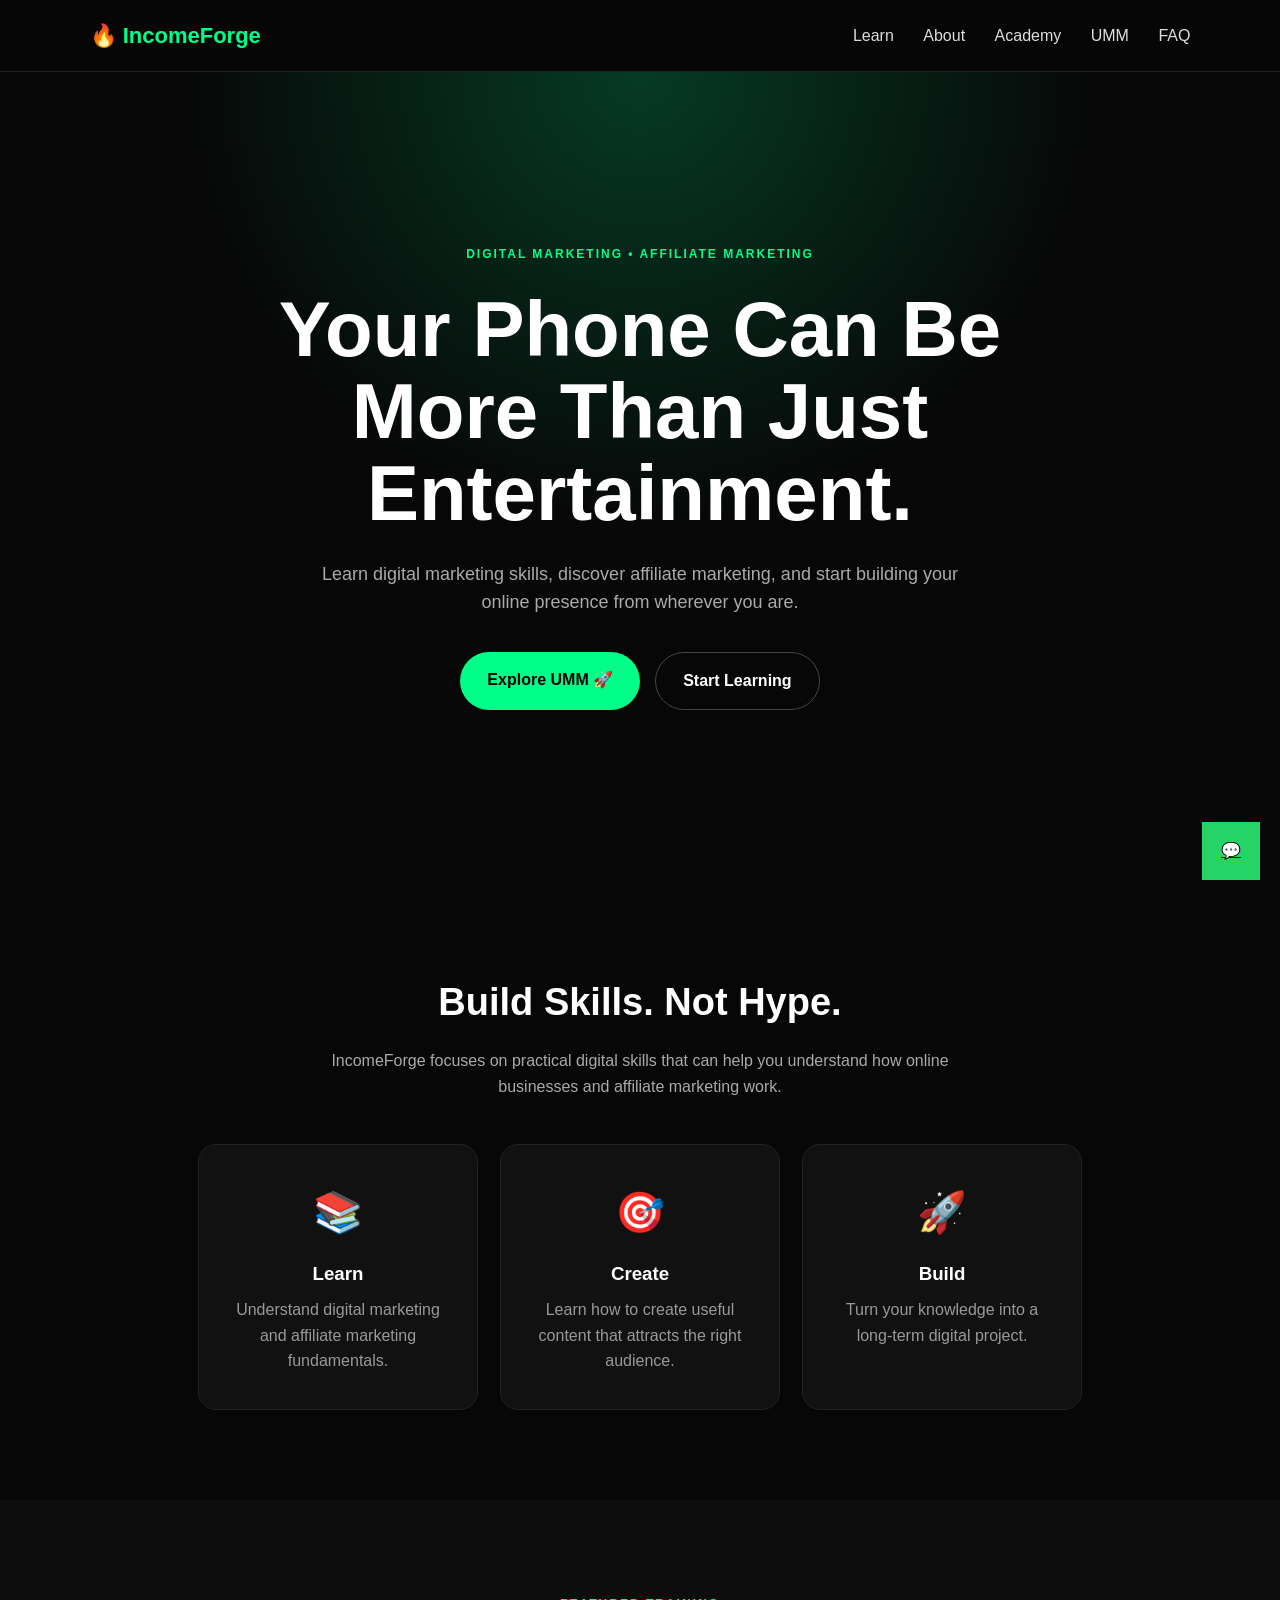
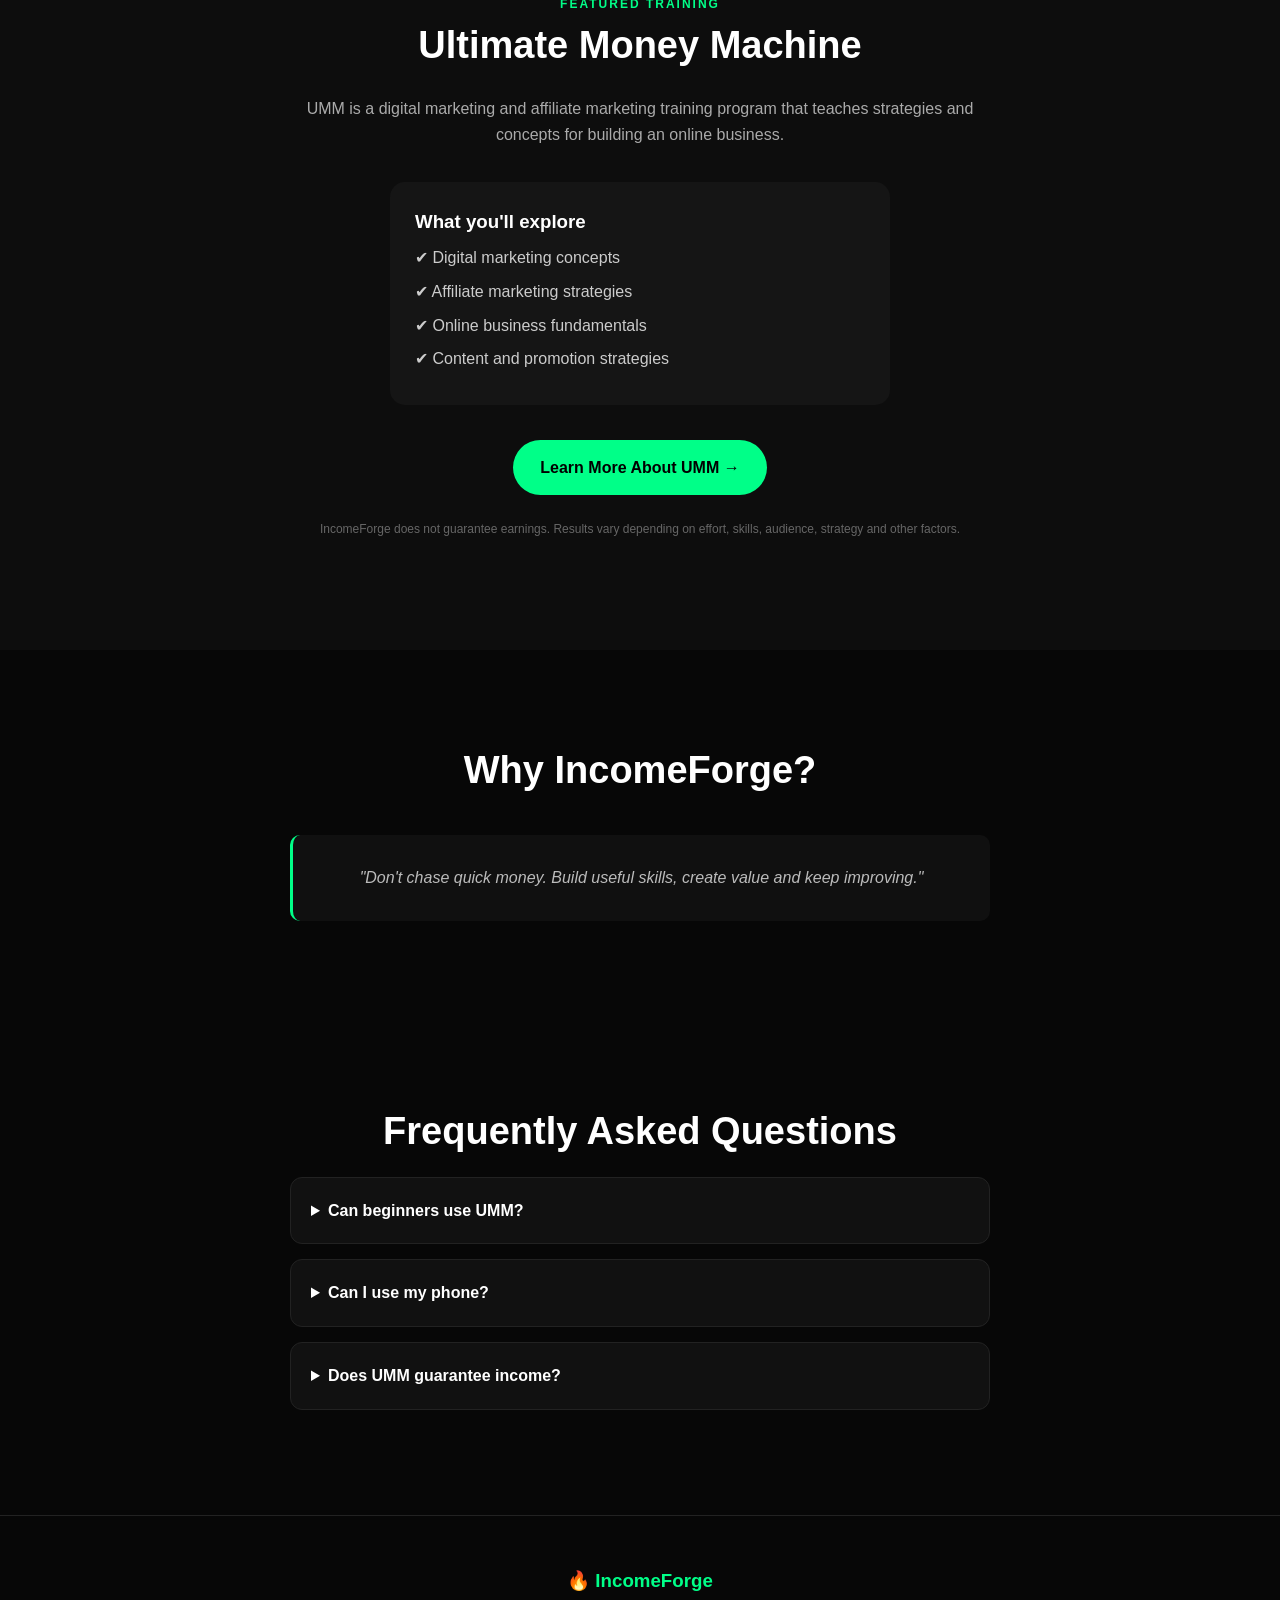
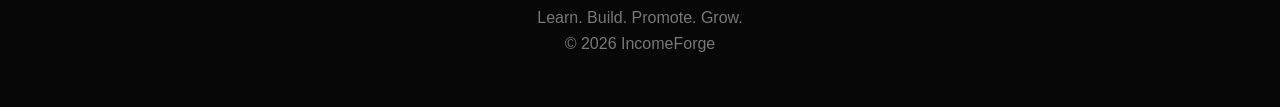
<file: index.html>
<!DOCTYPE html>
<html lang="en">
<head>
  <meta charset="UTF-8">
  <meta name="viewport" content="width=device-width, initial-scale=1.0">

  <title>IncomeForge | Learn Digital & Affiliate Marketing</title>

  <meta name="description"
    content="IncomeForge helps beginners learn digital marketing, affiliate marketing and online business skills.">

  <link rel="stylesheet" href="style.css">
</head>

<body>

<header>
  <div class="logo">🔥 IncomeForge</div>

<nav>
  <a href="#learn">Learn</a>
<a href="about.html">About</a>
  <a href="tutorials.html">Academy</a>
  <a href="#offer">UMM</a>
  <a href="#faq">FAQ</a>
</nav>
</header>

<main>

<section class="hero">

  <span class="badge">DIGITAL MARKETING • AFFILIATE MARKETING</span>

  <h1>
    Your Phone Can Be More Than Just Entertainment.
  </h1>

  <p>
    Learn digital marketing skills, discover affiliate marketing,
    and start building your online presence from wherever you are.
  </p>

  <div class="buttons">

    <a class="btn primary"
       href="https://digitstem.com/t/MWNUTkhpS3UwZTFNSjdWaDV2ZEgwdz09-NDc5NDE5"
       target="_blank">
       Explore UMM 🚀
    </a>

    <a class="btn secondary" href="#learn">
       Start Learning
    </a>

  </div>

</section>


<section id="learn">

  <h2>Build Skills. Not Hype.</h2>

  <p class="section-text">
    IncomeForge focuses on practical digital skills that can help
    you understand how online businesses and affiliate marketing work.
  </p>

  <div class="cards">

    <div class="card">
      <span>📚</span>
      <h3>Learn</h3>
      <p>
        Understand digital marketing and affiliate marketing
        fundamentals.
      </p>
    </div>

    <div class="card">
      <span>🎯</span>
      <h3>Create</h3>
      <p>
        Learn how to create useful content that attracts the
        right audience.
      </p>
    </div>

    <div class="card">
      <span>🚀</span>
      <h3>Build</h3>
      <p>
        Turn your knowledge into a long-term digital project.
      </p>
    </div>

  </div>

</section>


<section id="offer" class="offer">

  <span class="badge">FEATURED TRAINING</span>

  <h2>Ultimate Money Machine</h2>

  <p>
    UMM is a digital marketing and affiliate marketing training
    program that teaches strategies and concepts for building
    an online business.
  </p>

  <div class="offer-box">

    <h3>What you'll explore</h3>

    <p>✔ Digital marketing concepts</p>
    <p>✔ Affiliate marketing strategies</p>
    <p>✔ Online business fundamentals</p>
    <p>✔ Content and promotion strategies</p>

  </div>

  <a class="btn primary"
     href="https://digitstem.com/t/MWNUTkhpS3UwZTFNSjdWaDV2ZEgwdz09-NDc5NDE5"
     target="_blank">
     Learn More About UMM →
  </a>

  <p class="disclaimer">
    IncomeForge does not guarantee earnings. Results vary depending
    on effort, skills, audience, strategy and other factors.
  </p>

</section>


<section>

  <h2>Why IncomeForge?</h2>

  <div class="quote">
    <p>
      "Don't chase quick money. Build useful skills,
      create value and keep improving."
    </p>
  </div>

</section>


<section id="faq">

  <h2>Frequently Asked Questions</h2>

  <details>
    <summary>Can beginners use UMM?</summary>
    <p>
      The training is intended to introduce people to digital
      marketing and affiliate marketing concepts.
    </p>
  </details>

  <details>
    <summary>Can I use my phone?</summary>
    <p>
      Many digital marketing activities can be performed using
      a smartphone and an internet connection.
    </p>
  </details>

  <details>
    <summary>Does UMM guarantee income?</summary>
    <p>
      No. There is no guaranteed income. Results depend on
      individual circumstances and execution.
    </p>
  </details>

</section>

</main>


<footer>

  <h3>🔥 IncomeForge</h3>

  <p>
    Learn. Build. Promote. Grow.
  </p>

  <p>
    © 2026 IncomeForge
  </p>

</footer>


<a
  class="whatsapp"
  href="https://wa.me/233591258421?text=Hi%20IncomeForge%2C%20I%27d%20like%20to%20learn%20more%20about%20UMM."
  target="_blank">
  💬
</a>

<script src="script.js"></script>

</body>
</html>
</file>
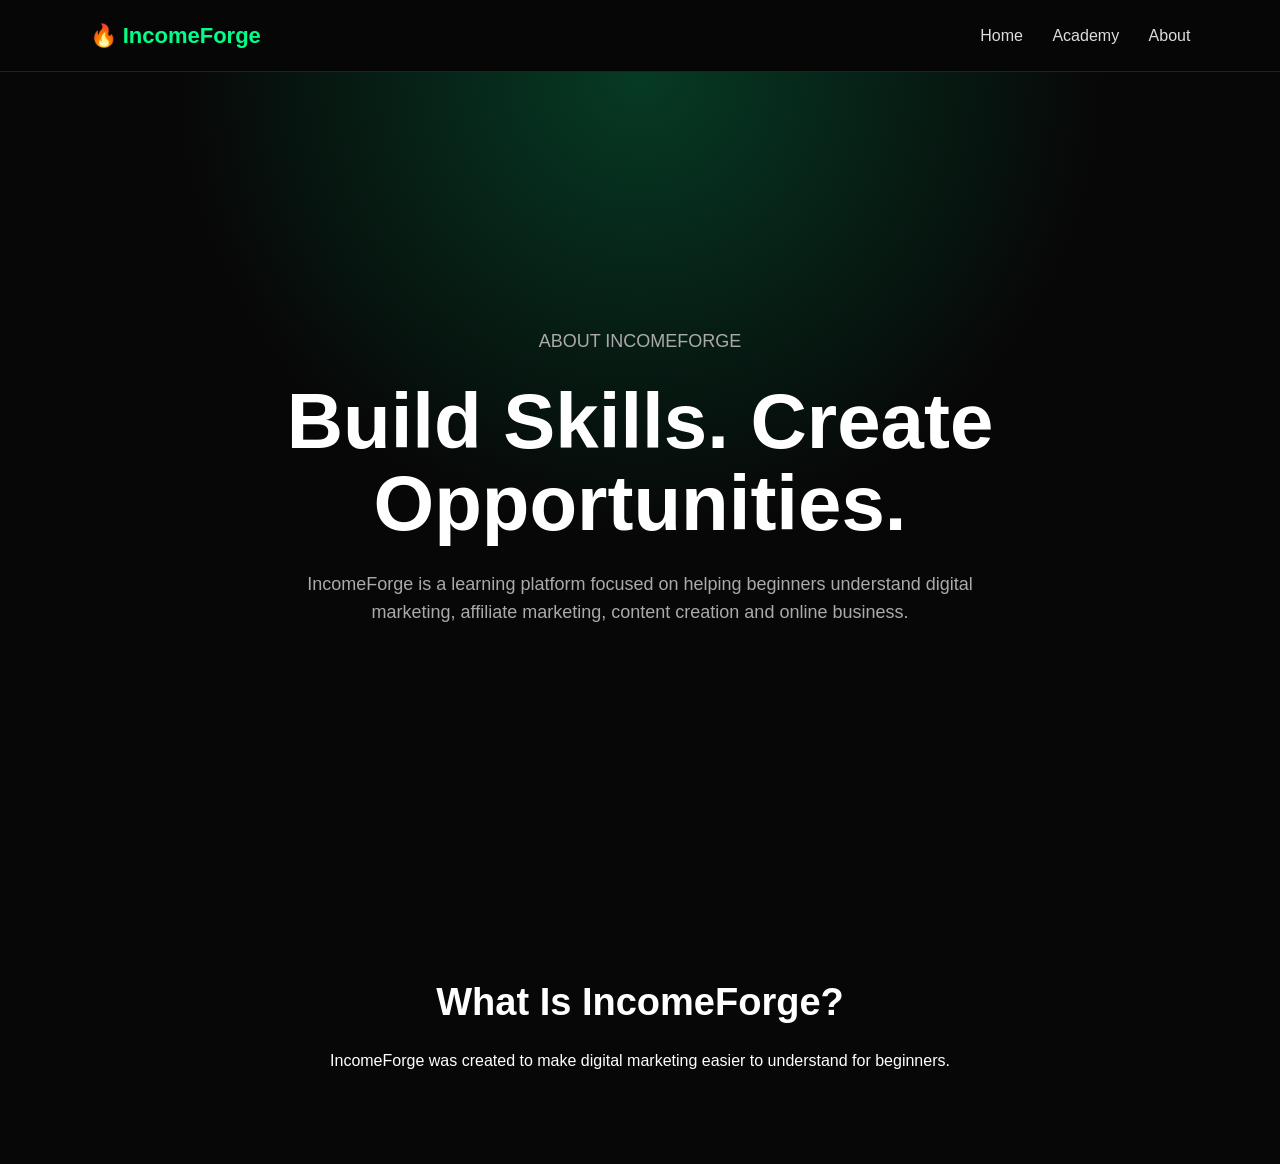
<file: about.html>
<!DOCTYPE html>
<html lang="en">
<head>
  <meta charset="UTF-8">
  <meta name="viewport" content="width=device-width, initial-scale=1.0">

  <title>About IncomeForge</title>

  <meta name="description"
        content="Learn about IncomeForge and our mission to help beginners learn digital marketing, affiliate marketing, content creation and online business.">

  <link rel="stylesheet" href="style.css">
</head>

<body>

<header>
  <div class="logo">🔥 IncomeForge</div>

  <nav>
    <a href="index.html">Home</a>
    <a href="tutorials.html">Academy</a>
    <a href="about.html">About</a>
  </nav>
</header>

<section class="hero">
  <p>ABOUT INCOMEFORGE</p>

  <h1>Build Skills. Create Opportunities.</h1>

  <p>
    IncomeForge is a learning platform focused on helping beginners
    understand digital marketing, affiliate marketing, content creation
    and online business.
  </p>
</section>

<section class="section">

  <div class="tutorial">

    <h2>What Is IncomeForge?</h2>

    <p>
      IncomeForge was created to make digital marketing easier to
      understand for beginners.
    </p>
</file>
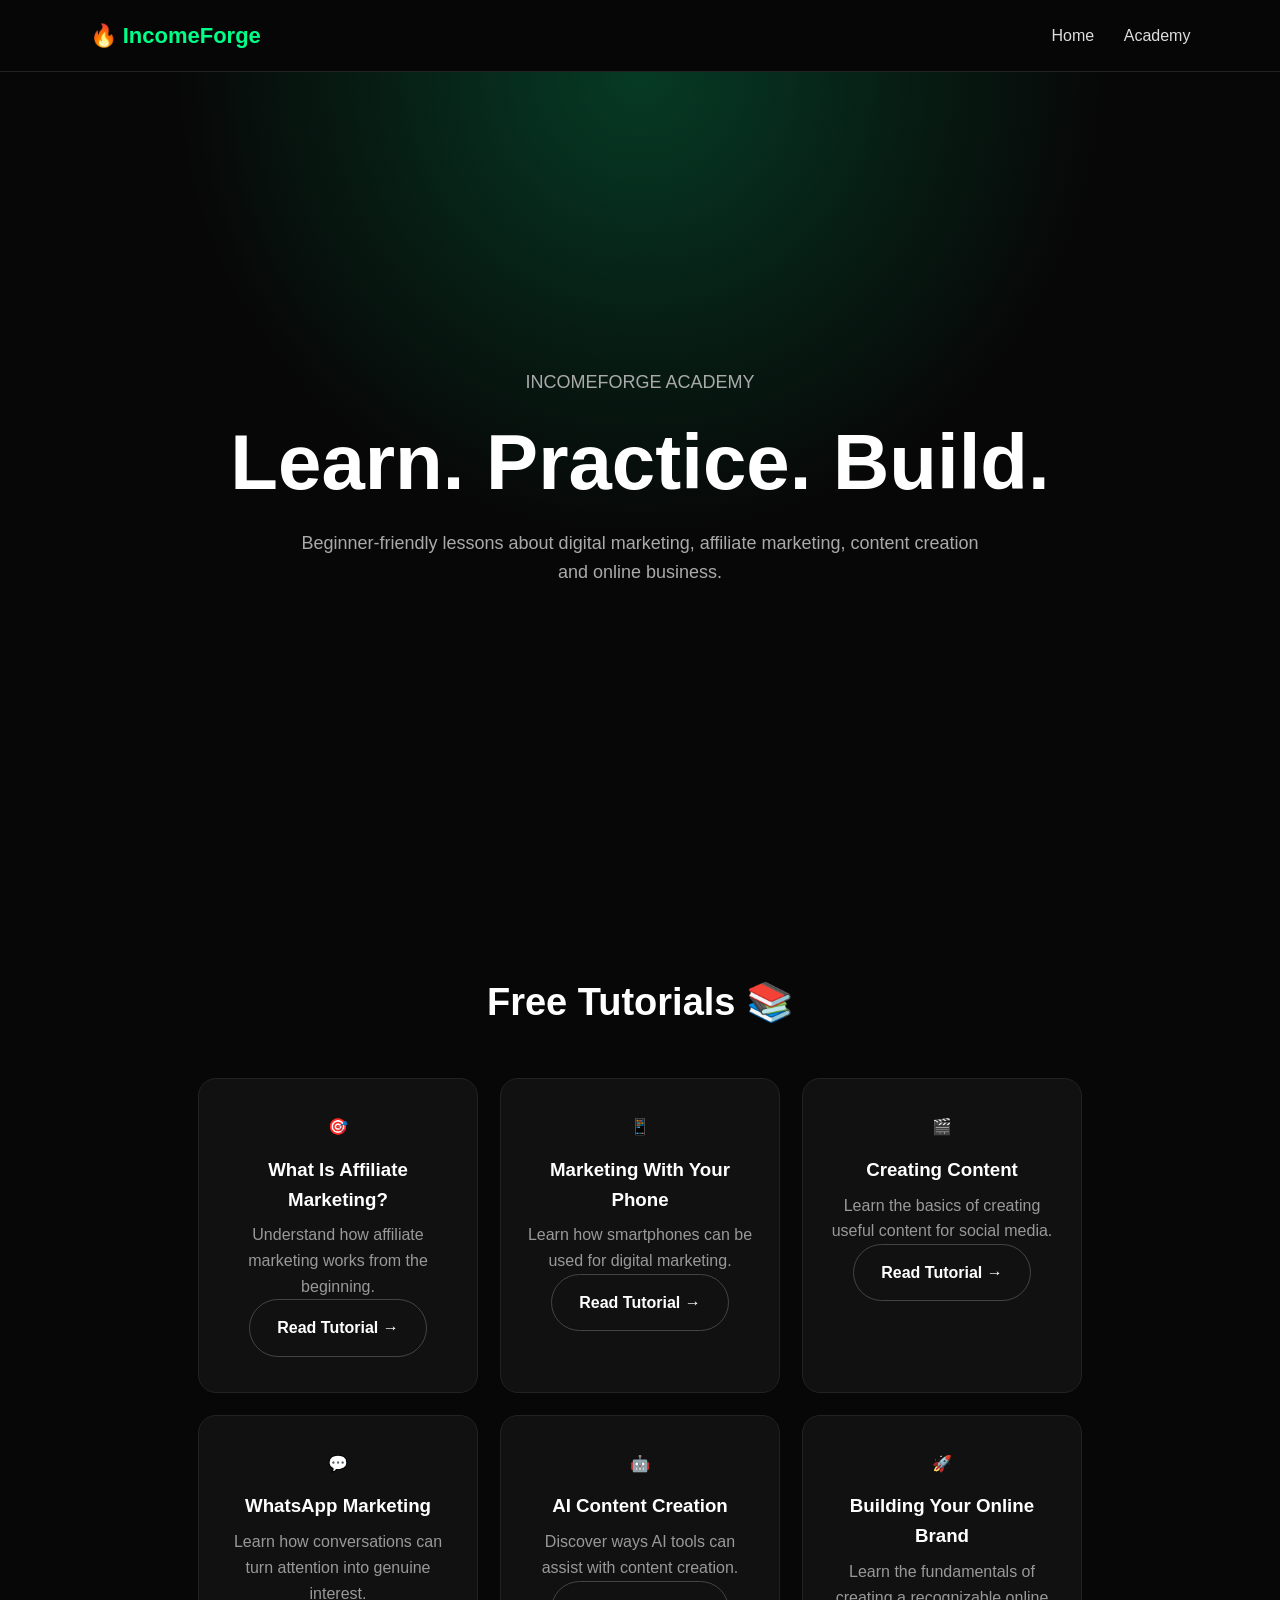
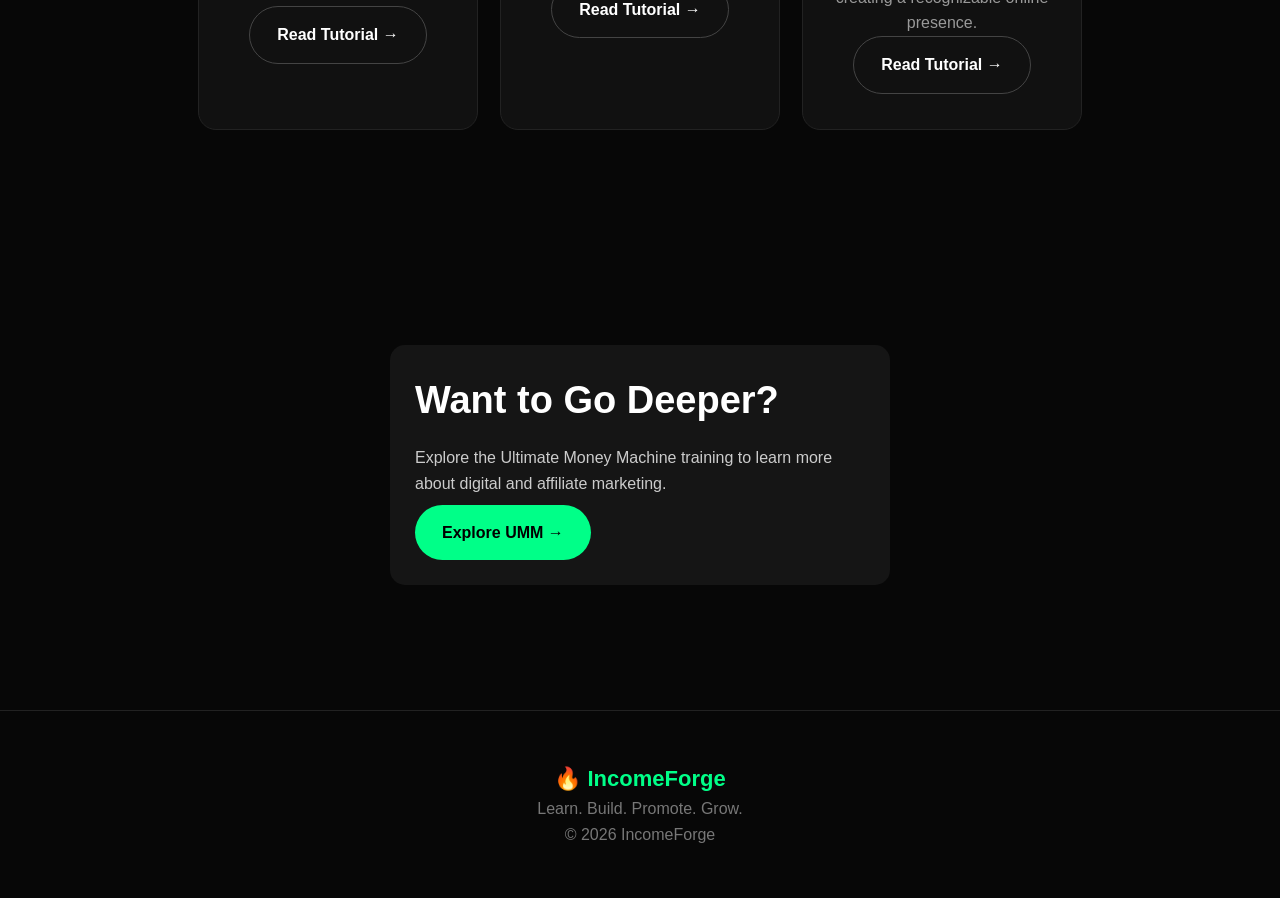
<file: tutorials.html>
<!DOCTYPE html>
<html lang="en">
<head>
  <meta charset="UTF-8">
  <meta name="viewport" content="width=device-width, initial-scale=1.0">
  <title>IncomeForge Academy</title>
  <link rel="stylesheet" href="style.css">
</head>

<body>

<header>
  <div class="logo">🔥 IncomeForge</div>

  <nav>
    <a href="index.html">Home</a>
    <a href="tutorials.html">Academy</a>
  </nav>
</header>

<section class="hero">
  <p>INCOMEFORGE ACADEMY</p>
  <h1>Learn. Practice. Build.</h1>
  <p>
    Beginner-friendly lessons about digital marketing,
    affiliate marketing, content creation and online business.
  </p>
</section>

<section class="section">

  <h2>Free Tutorials 📚</h2>

  <div class="cards">

    <div class="card">
      <div class="icon">🎯</div>
      <h3>What Is Affiliate Marketing?</h3>
      <p>Understand how affiliate marketing works from the beginning.</p>
      <a class="btn secondary"
         href="tutorials/affiliate-marketing.html">
        Read Tutorial →
      </a>
    </div>

    <div class="card">
      <div class="icon">📱</div>
      <h3>Marketing With Your Phone</h3>
      <p>Learn how smartphones can be used for digital marketing.</p>
      <a class="btn secondary"
         href="tutorials/phone-marketing.html">
        Read Tutorial →
      </a>
    </div>

    <div class="card">
      <div class="icon">🎬</div>
      <h3>Creating Content</h3>
      <p>Learn the basics of creating useful content for social media.</p>
      <a class="btn secondary"
         href="tutorials/content-creation.html">
        Read Tutorial →
      </a>
    </div>

    <div class="card">
      <div class="icon">💬</div>
      <h3>WhatsApp Marketing</h3>
      <p>Learn how conversations can turn attention into genuine interest.</p>
      <a class="btn secondary"
         href="tutorials/whatsapp-marketing.html">
        Read Tutorial →
      </a>
    </div>

    <div class="card">
      <div class="icon">🤖</div>
      <h3>AI Content Creation</h3>
      <p>Discover ways AI tools can assist with content creation.</p>
      <a class="btn secondary"
         href="tutorials/ai-content.html">
        Read Tutorial →
      </a>
    </div>

    <div class="card">
      <div class="icon">🚀</div>
      <h3>Building Your Online Brand</h3>
      <p>Learn the fundamentals of creating a recognizable online presence.</p>
      <a class="btn secondary"
         href="tutorials/online-brand.html">
        Read Tutorial →
      </a>
    </div>

  </div>

</section>

<section class="section">
  <div class="offer-box">
    <h2>Want to Go Deeper?</h2>

    <p>
      Explore the Ultimate Money Machine training to learn
      more about digital and affiliate marketing.
    </p>

    <a class="btn primary"
       href="https://digitstem.com/t/MWNUTkhpS3UwZTFNSjdWaDV2ZEgwdz09-NDc5NDE5">
      Explore UMM →
    </a>
  </div>
</section>

<footer>
  <div class="logo">🔥 IncomeForge</div>
  <p>Learn. Build. Promote. Grow.</p>
  <p>© 2026 IncomeForge</p>
</footer>

</body>
</html>
</file>
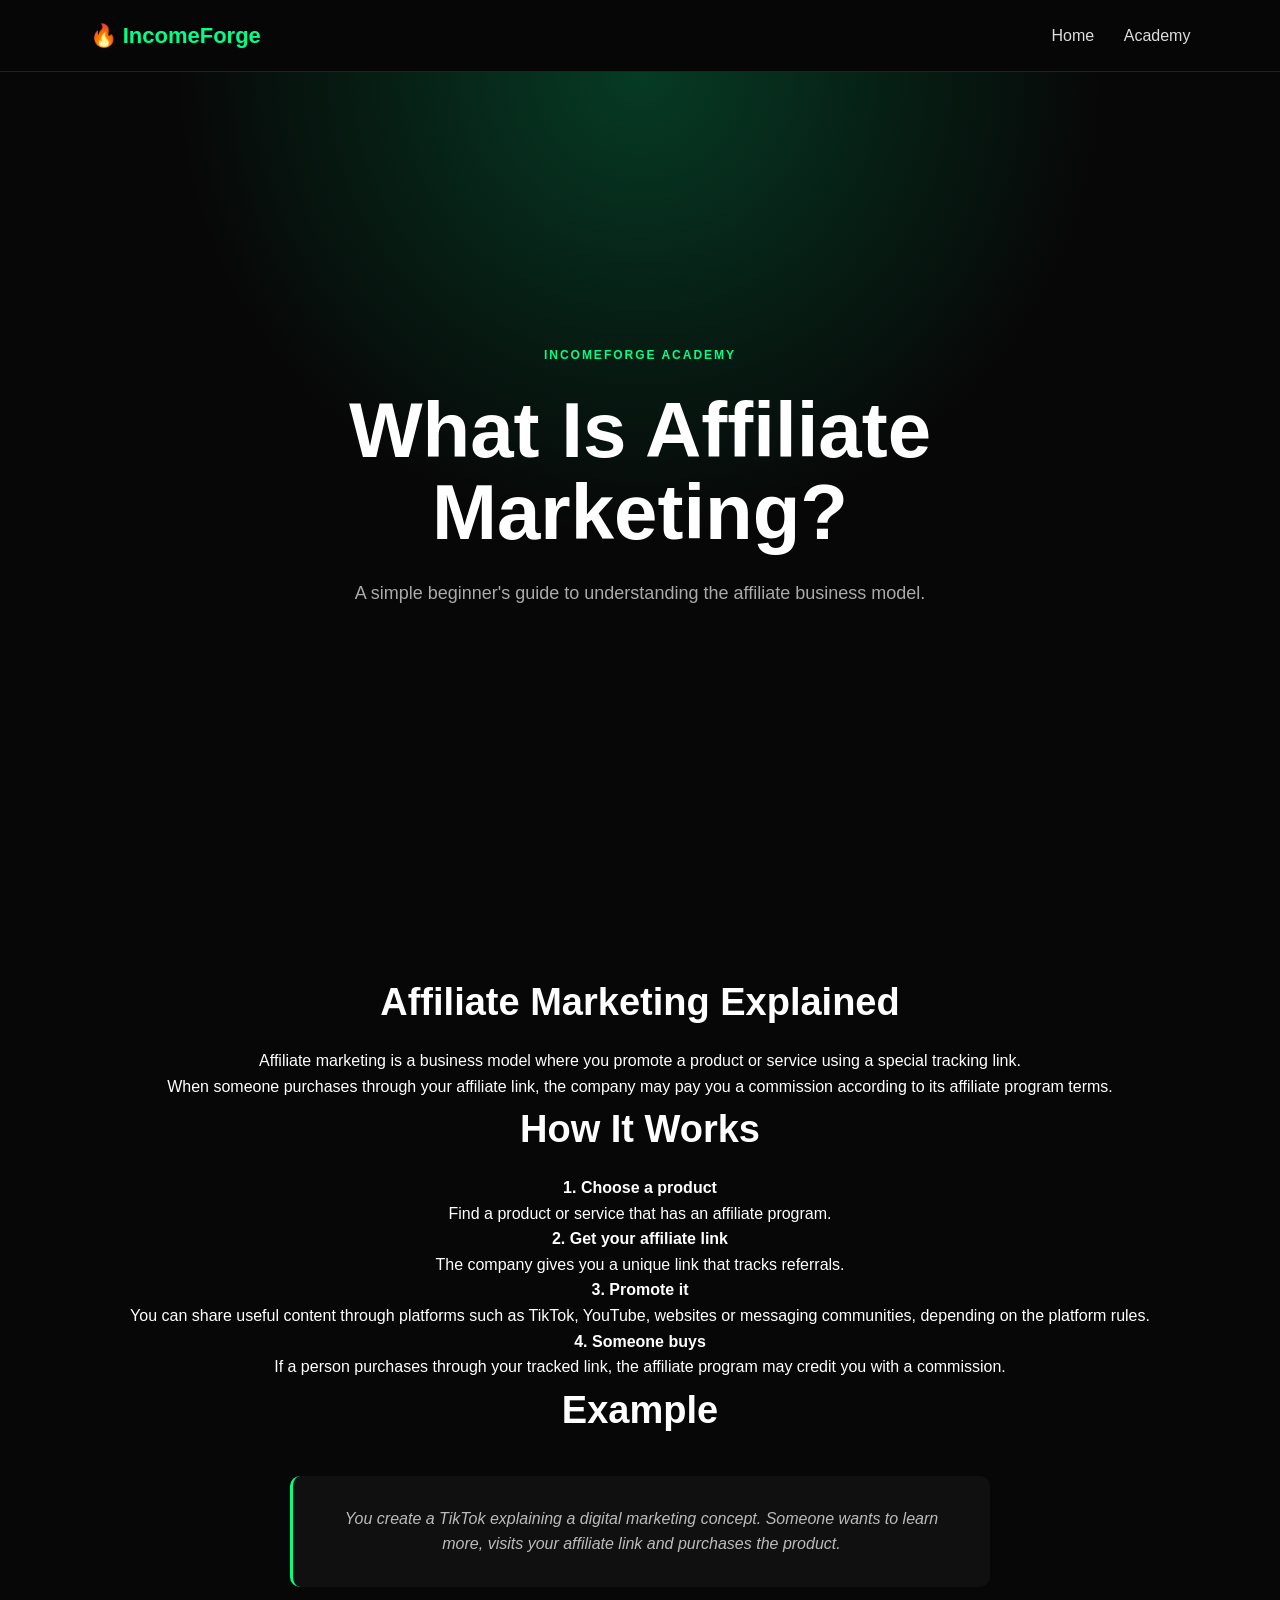
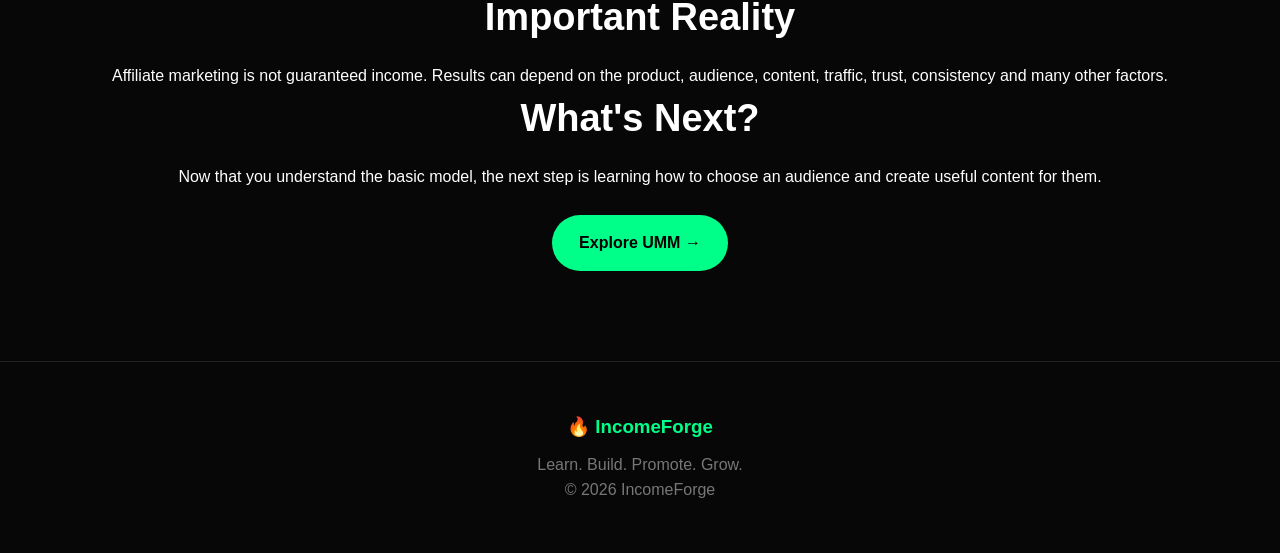
<file: tutorials/affiliate-marketing.html>
<!DOCTYPE html>
<html lang="en">
<head>
  <meta charset="UTF-8">
  <meta name="viewport" content="width=device-width, initial-scale=1.0">

  <title>What Is Affiliate Marketing? | IncomeForge</title>

  <meta name="description"
    content="A beginner-friendly explanation of affiliate marketing and how it works.">

  <link rel="stylesheet" href="../style.css">
</head>

<body>

<header>
  <div class="logo">🔥 IncomeForge</div>

  <nav>
    <a href="../index.html">Home</a>
    <a href="../tutorials.html">Academy</a>
  </nav>
</header>

<section class="hero">

  <span class="badge">INCOMEFORGE ACADEMY</span>

  <h1>What Is Affiliate Marketing?</h1>

  <p>
    A simple beginner's guide to understanding the affiliate business model.
  </p>

</section>

<section>

  <article class="tutorial">

    <h2>Affiliate Marketing Explained</h2>

    <p>
      Affiliate marketing is a business model where you promote
      a product or service using a special tracking link.
    </p>

    <p>
      When someone purchases through your affiliate link,
      the company may pay you a commission according to
      its affiliate program terms.
    </p>

    <h2>How It Works</h2>

    <p><strong>1. Choose a product</strong></p>

    <p>
      Find a product or service that has an affiliate program.
    </p>

    <p><strong>2. Get your affiliate link</strong></p>

    <p>
      The company gives you a unique link that tracks referrals.
    </p>

    <p><strong>3. Promote it</strong></p>

    <p>
      You can share useful content through platforms such as
      TikTok, YouTube, websites or messaging communities,
      depending on the platform rules.
    </p>

    <p><strong>4. Someone buys</strong></p>

    <p>
      If a person purchases through your tracked link,
      the affiliate program may credit you with a commission.
    </p>

    <h2>Example</h2>

    <div class="quote">

      <p>
        You create a TikTok explaining a digital marketing
        concept. Someone wants to learn more, visits your
        affiliate link and purchases the product.
      </p>

    </div>

    <h2>Important Reality</h2>

    <p>
      Affiliate marketing is not guaranteed income.
      Results can depend on the product, audience, content,
      traffic, trust, consistency and many other factors.
    </p>

    <h2>What's Next?</h2>

    <p>
      Now that you understand the basic model, the next step
      is learning how to choose an audience and create useful
      content for them.
    </p>

    <br>

    <a class="btn primary"
       href="https://digitstem.com/t/MWNUTkhpS3UwZTFNSjdWaDV2ZEgwdz09-NDc5NDE5"
       target="_blank">
       Explore UMM →
    </a>

  </article>

</section>

<footer>

  <h3>🔥 IncomeForge</h3>

  <p>Learn. Build. Promote. Grow.</p>

  <p>© 2026 IncomeForge</p>

</footer>

</body>
</html>
</file>
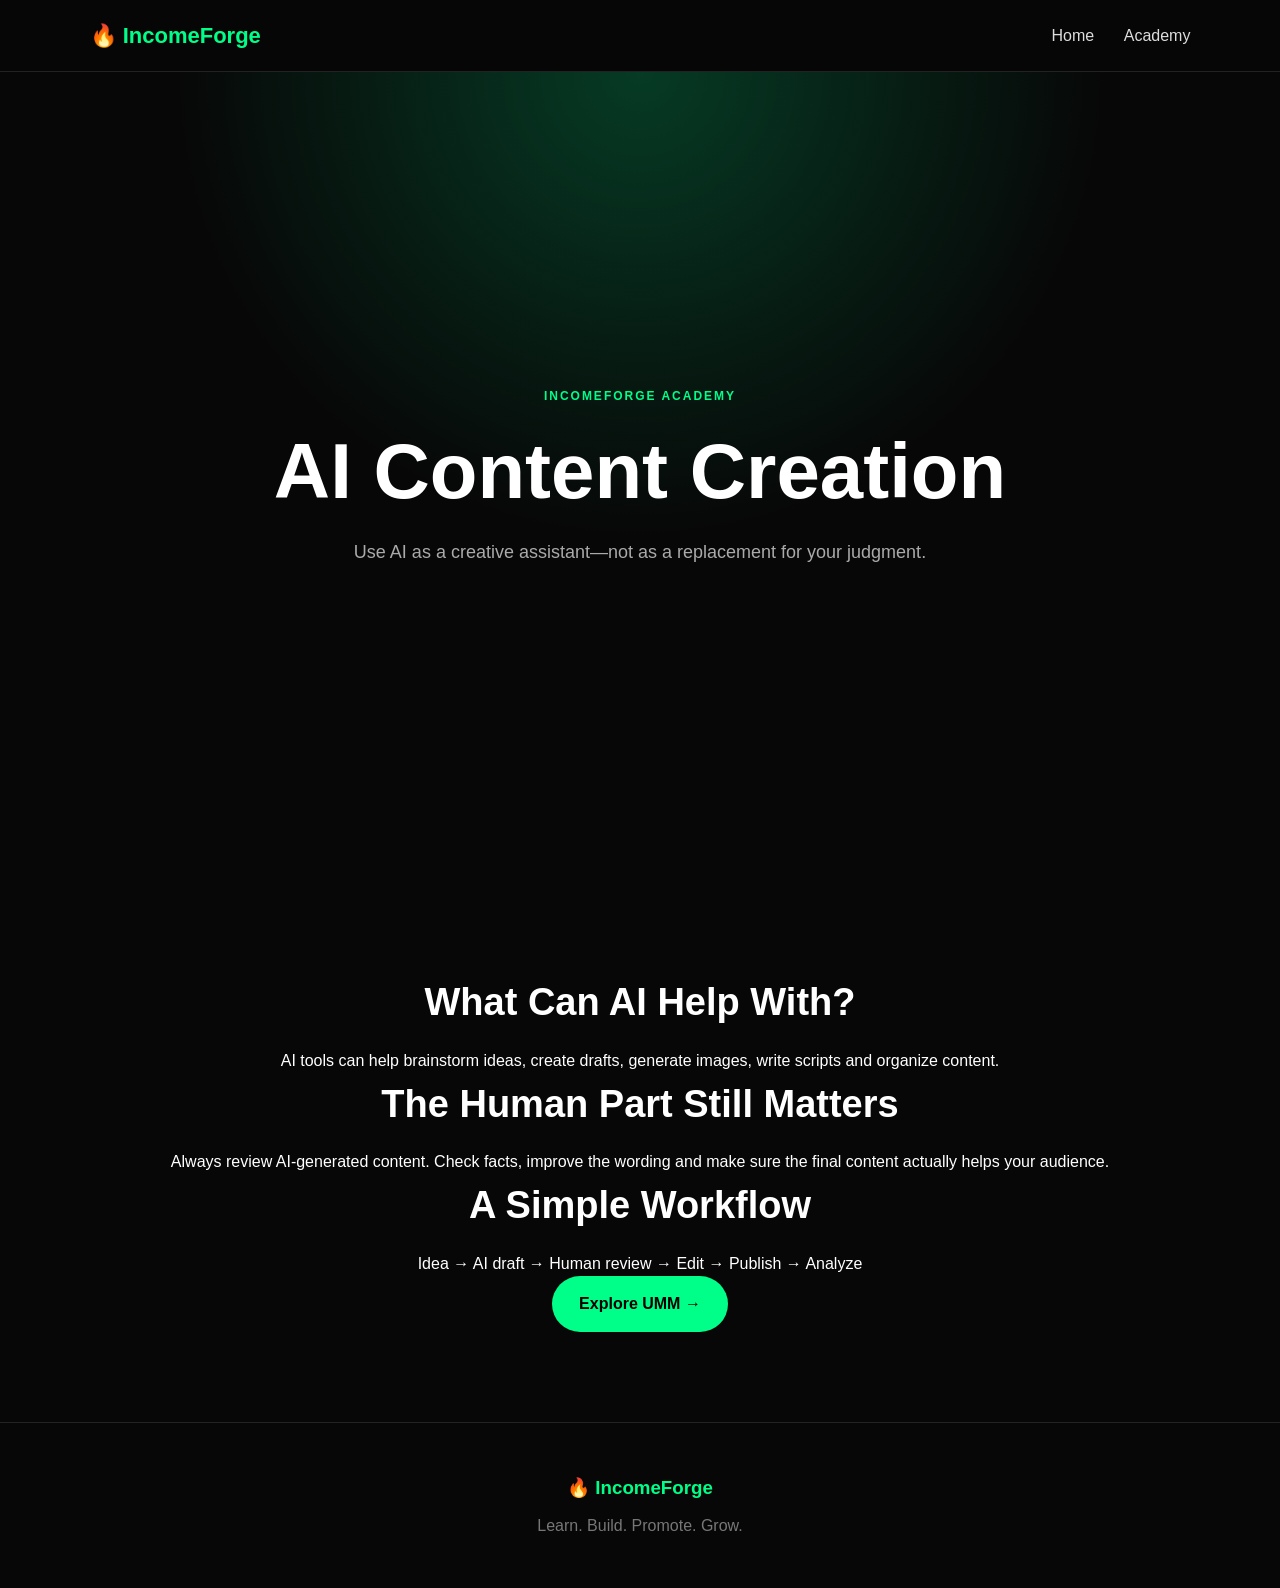
<file: tutorials/ai-content.html>
<!DOCTYPE html>
<html lang="en">
<head>
<meta charset="UTF-8">
<meta name="viewport" content="width=device-width, initial-scale=1.0">
<title>AI Content Creation | IncomeForge</title>
<link rel="stylesheet" href="../style.css">
</head>

<body>

<header>
<div class="logo">🔥 IncomeForge</div>
<nav>
<a href="../index.html">Home</a>
<a href="../tutorials.html">Academy</a>
</nav>
</header>

<section class="hero">
<span class="badge">INCOMEFORGE ACADEMY</span>
<h1>AI Content Creation</h1>
<p>Use AI as a creative assistant—not as a replacement for your judgment.</p>
</section>

<section>
<article class="tutorial">

<h2>What Can AI Help With?</h2>

<p>
AI tools can help brainstorm ideas, create drafts, generate images,
write scripts and organize content.
</p>

<h2>The Human Part Still Matters</h2>

<p>
Always review AI-generated content. Check facts, improve the wording
and make sure the final content actually helps your audience.
</p>

<h2>A Simple Workflow</h2>

<p>
Idea → AI draft → Human review → Edit → Publish → Analyze
</p>

<a class="btn primary"
href="https://digitstem.com/t/MWNUTkhpS3UwZTFNSjdWaDV2ZEgwdz09-NDc5NDE5"
target="_blank">
Explore UMM →
</a>

</article>
</section>

<footer>
<h3>🔥 IncomeForge</h3>
<p>Learn. Build. Promote. Grow.</p>
</footer>

</body>
</html>
</file>
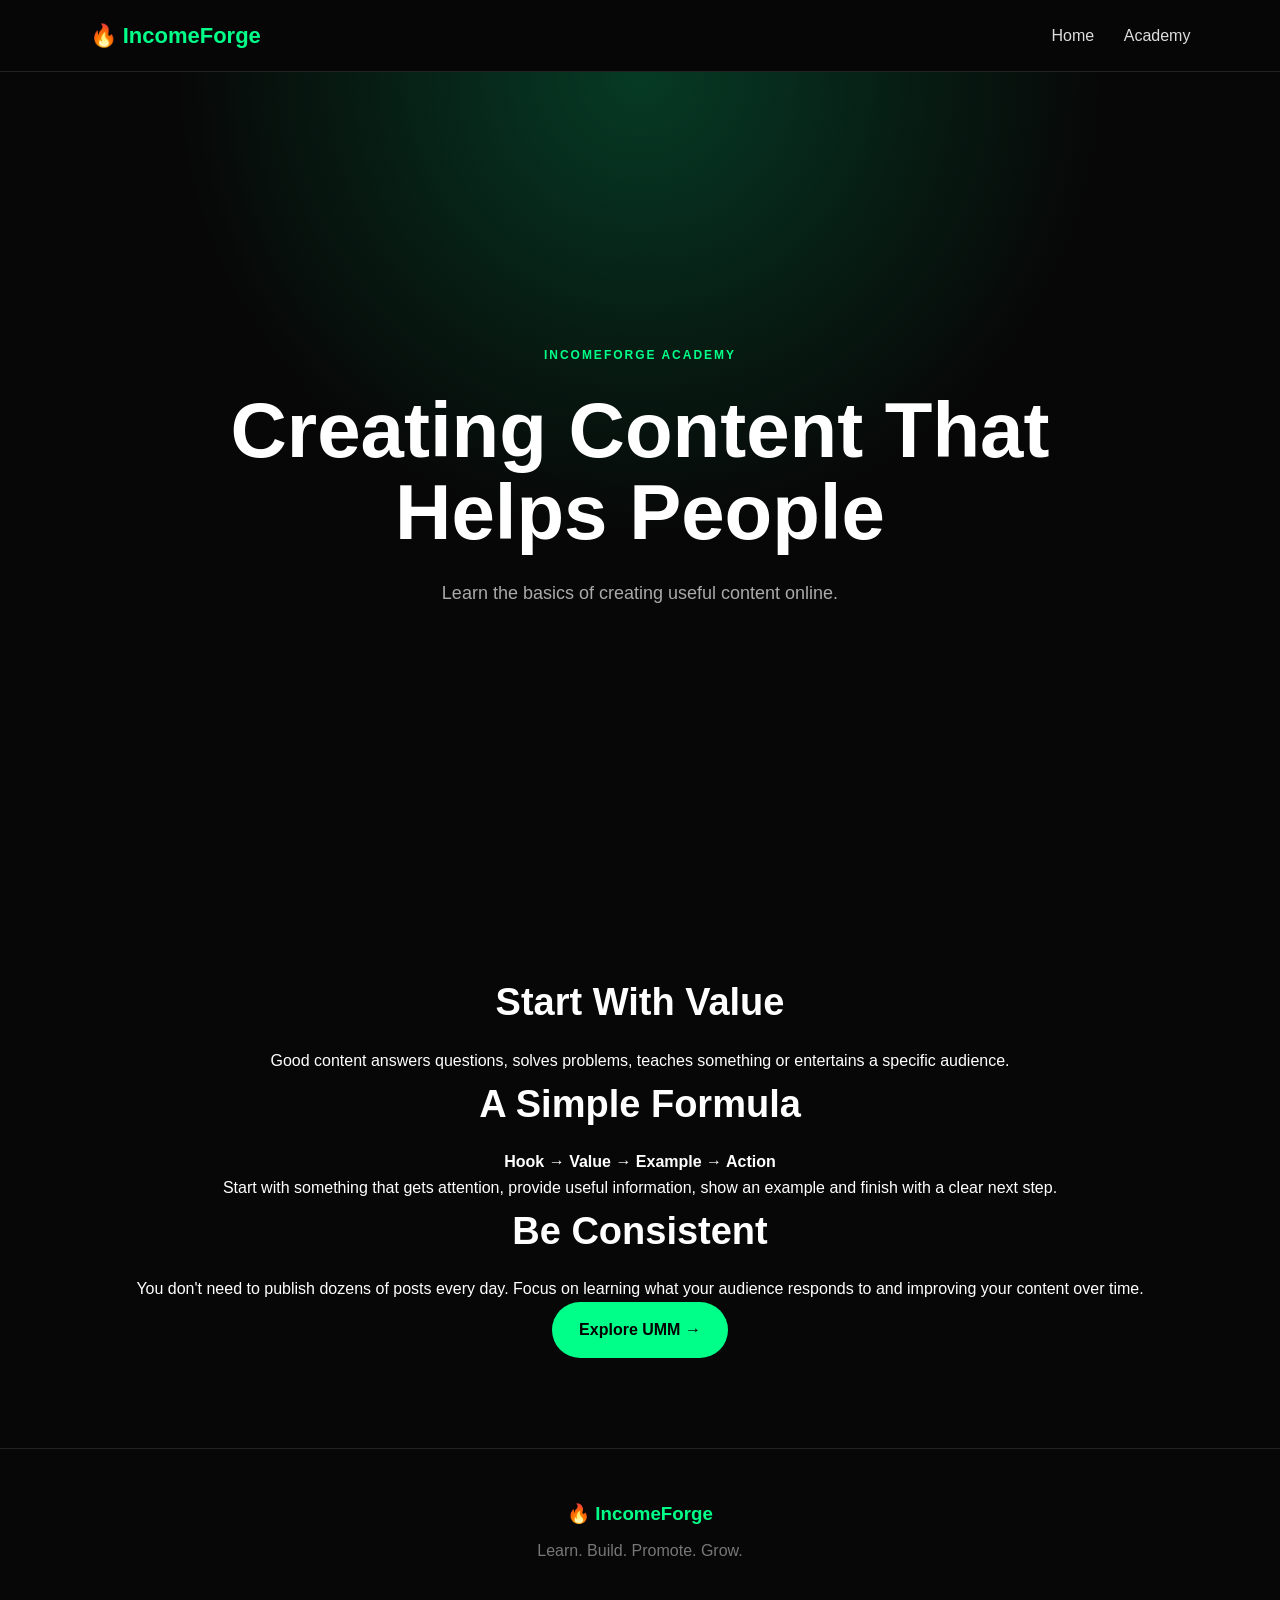
<file: tutorials/content-creation.html>
<!DOCTYPE html>
<html lang="en">
<head>
<meta charset="UTF-8">
<meta name="viewport" content="width=device-width, initial-scale=1.0">
<title>Creating Content | IncomeForge</title>
<link rel="stylesheet" href="../style.css">
</head>

<body>

<header>
<div class="logo">🔥 IncomeForge</div>
<nav>
<a href="../index.html">Home</a>
<a href="../tutorials.html">Academy</a>
</nav>
</header>

<section class="hero">
<span class="badge">INCOMEFORGE ACADEMY</span>
<h1>Creating Content That Helps People</h1>
<p>Learn the basics of creating useful content online.</p>
</section>

<section>
<article class="tutorial">

<h2>Start With Value</h2>

<p>
Good content answers questions, solves problems, teaches something
or entertains a specific audience.
</p>

<h2>A Simple Formula</h2>

<p><strong>Hook → Value → Example → Action</strong></p>

<p>
Start with something that gets attention, provide useful information,
show an example and finish with a clear next step.
</p>

<h2>Be Consistent</h2>

<p>
You don't need to publish dozens of posts every day.
Focus on learning what your audience responds to and improving
your content over time.
</p>

<a class="btn primary"
href="https://digitstem.com/t/MWNUTkhpS3UwZTFNSjdWaDV2ZEgwdz09-NDc5NDE5"
target="_blank">
Explore UMM →
</a>

</article>
</section>

<footer>
<h3>🔥 IncomeForge</h3>
<p>Learn. Build. Promote. Grow.</p>
</footer>

</body>
</html>
</file>
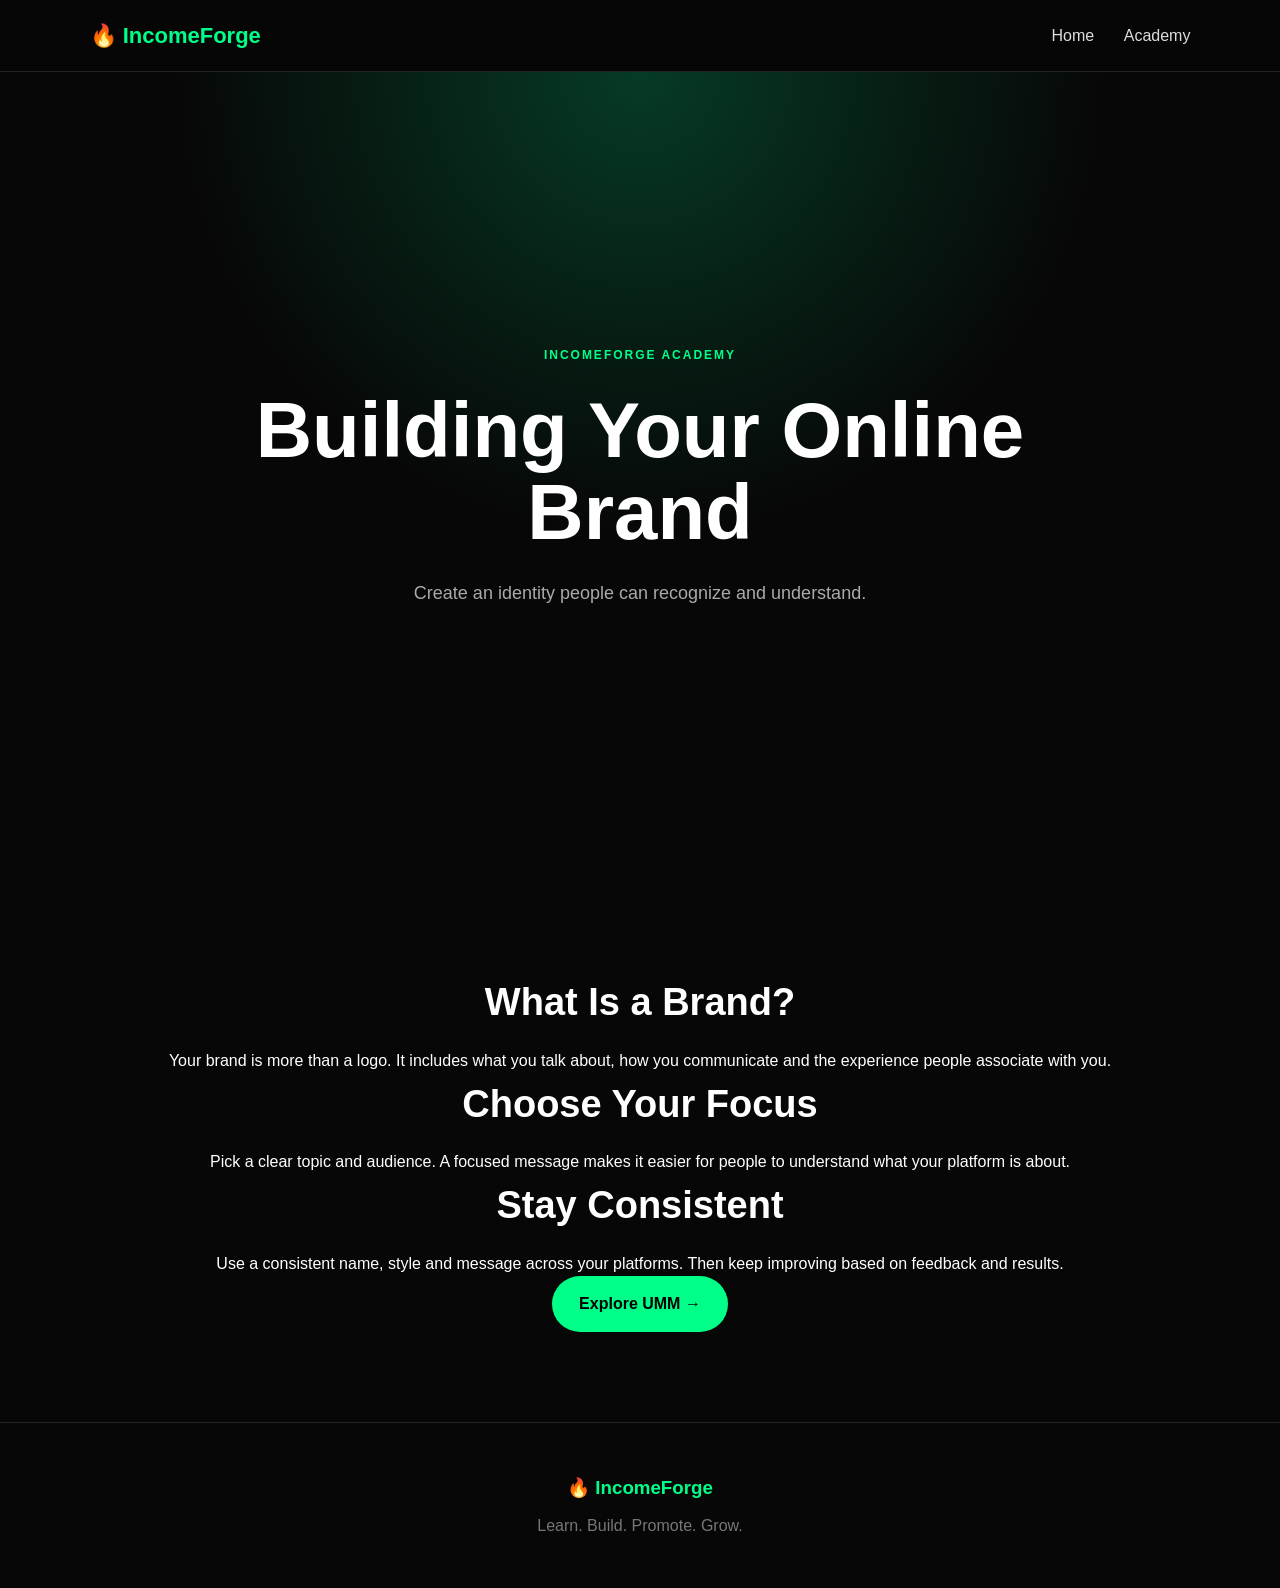
<file: tutorials/online-brand.html>
<!DOCTYPE html>
<html lang="en">
<head>
<meta charset="UTF-8">
<meta name="viewport" content="width=device-width, initial-scale=1.0">
<title>Building Your Online Brand | IncomeForge</title>
<link rel="stylesheet" href="../style.css">
</head>

<body>

<header>
<div class="logo">🔥 IncomeForge</div>
<nav>
<a href="../index.html">Home</a>
<a href="../tutorials.html">Academy</a>
</nav>
</header>

<section class="hero">
<span class="badge">INCOMEFORGE ACADEMY</span>
<h1>Building Your Online Brand</h1>
<p>Create an identity people can recognize and understand.</p>
</section>

<section>
<article class="tutorial">

<h2>What Is a Brand?</h2>

<p>
Your brand is more than a logo. It includes what you talk about,
how you communicate and the experience people associate with you.
</p>

<h2>Choose Your Focus</h2>

<p>
Pick a clear topic and audience. A focused message makes it easier
for people to understand what your platform is about.
</p>

<h2>Stay Consistent</h2>

<p>
Use a consistent name, style and message across your platforms.
Then keep improving based on feedback and results.
</p>

<a class="btn primary"
href="https://digitstem.com/t/MWNUTkhpS3UwZTFNSjdWaDV2ZEgwdz09-NDc5NDE5"
target="_blank">
Explore UMM →
</a>

</article>
</section>

<footer>
<h3>🔥 IncomeForge</h3>
<p>Learn. Build. Promote. Grow.</p>
</footer>

</body>
</html>
</file>
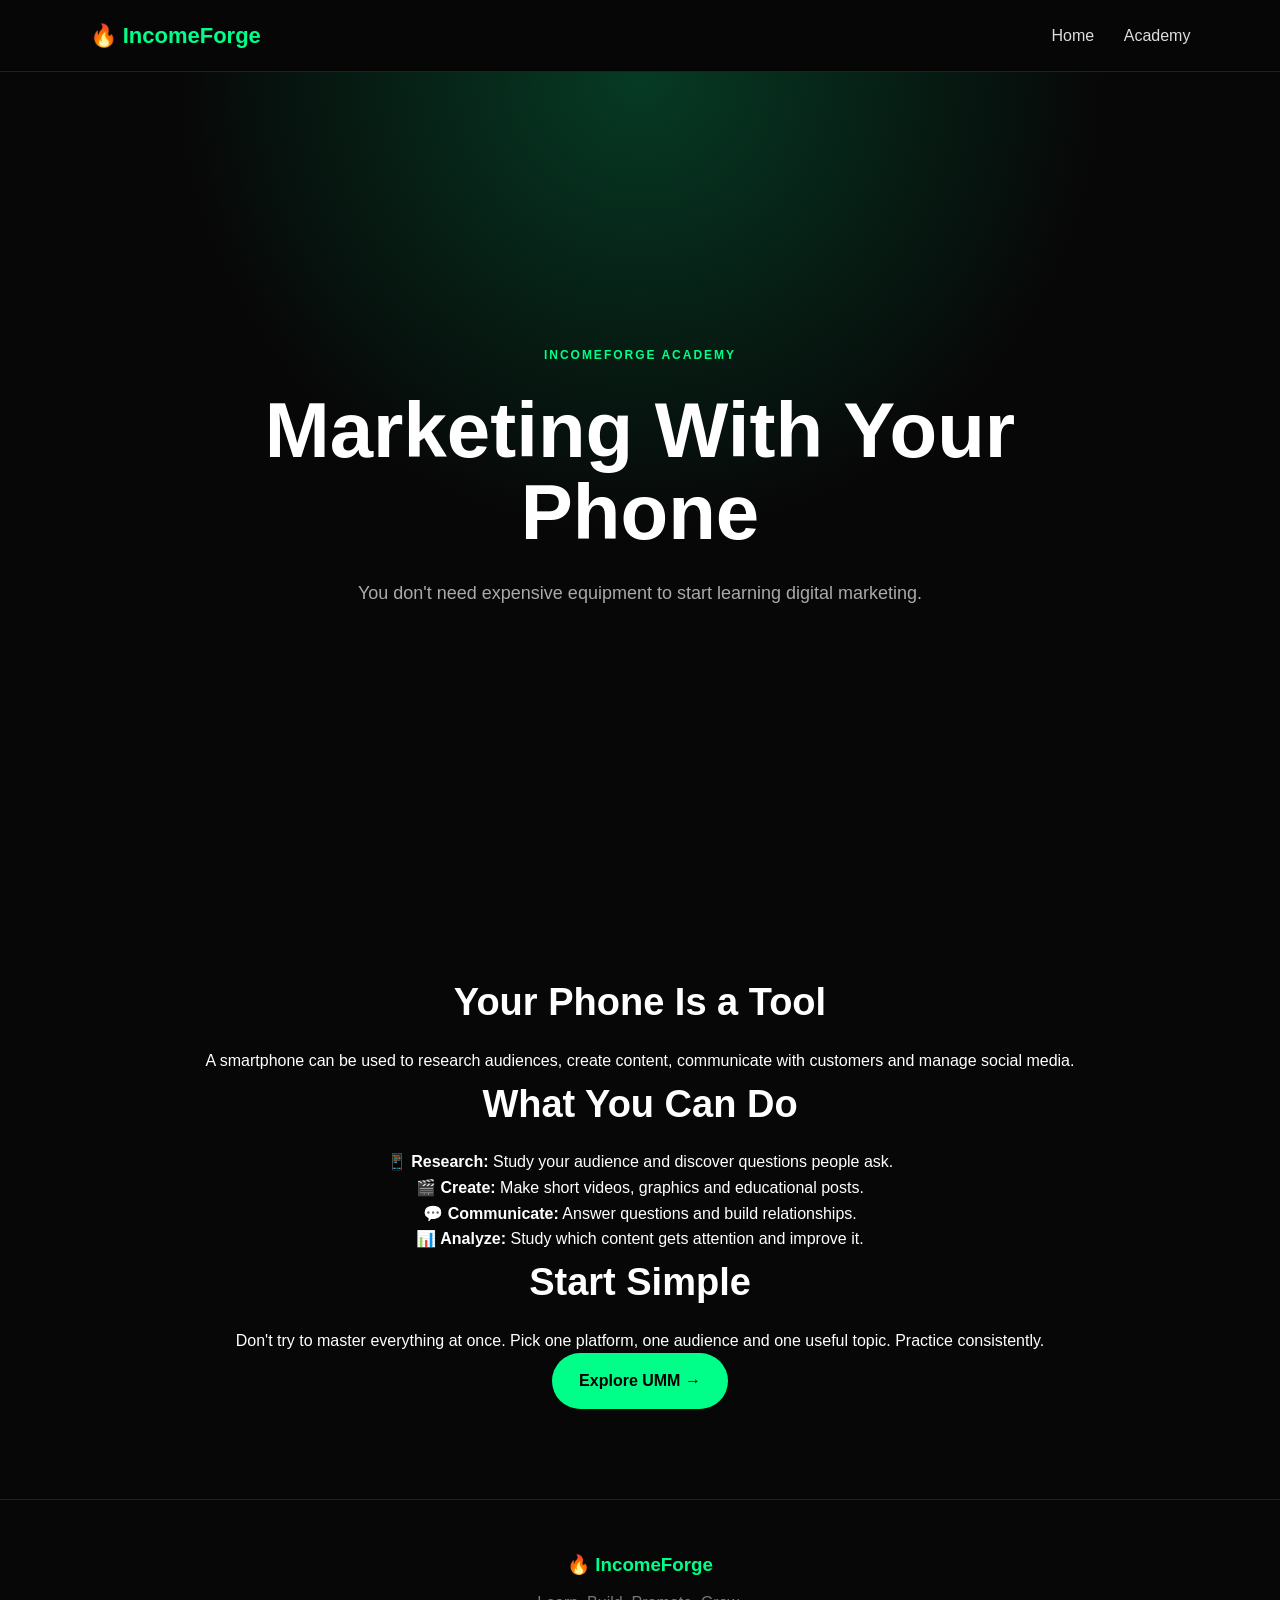
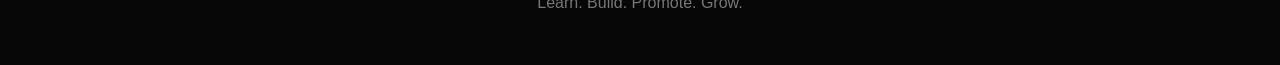
<file: tutorials/phone-marketing.html>
<!DOCTYPE html>
<html lang="en">
<head>
<meta charset="UTF-8">
<meta name="viewport" content="width=device-width, initial-scale=1.0">
<title>Marketing With Your Phone | IncomeForge</title>
<link rel="stylesheet" href="../style.css">
</head>

<body>

<header>
<div class="logo">🔥 IncomeForge</div>
<nav>
<a href="../index.html">Home</a>
<a href="../tutorials.html">Academy</a>
</nav>
</header>

<section class="hero">
<span class="badge">INCOMEFORGE ACADEMY</span>
<h1>Marketing With Your Phone</h1>
<p>You don't need expensive equipment to start learning digital marketing.</p>
</section>

<section>
<article class="tutorial">

<h2>Your Phone Is a Tool</h2>

<p>
A smartphone can be used to research audiences, create content,
communicate with customers and manage social media.
</p>

<h2>What You Can Do</h2>

<p><strong>📱 Research:</strong> Study your audience and discover questions people ask.</p>

<p><strong>🎬 Create:</strong> Make short videos, graphics and educational posts.</p>

<p><strong>💬 Communicate:</strong> Answer questions and build relationships.</p>

<p><strong>📊 Analyze:</strong> Study which content gets attention and improve it.</p>

<h2>Start Simple</h2>

<p>
Don't try to master everything at once. Pick one platform,
one audience and one useful topic. Practice consistently.
</p>

<a class="btn primary"
href="https://digitstem.com/t/MWNUTkhpS3UwZTFNSjdWaDV2ZEgwdz09-NDc5NDE5"
target="_blank">
Explore UMM →
</a>

</article>
</section>

<footer>
<h3>🔥 IncomeForge</h3>
<p>Learn. Build. Promote. Grow.</p>
</footer>

</body>
</html>
</file>
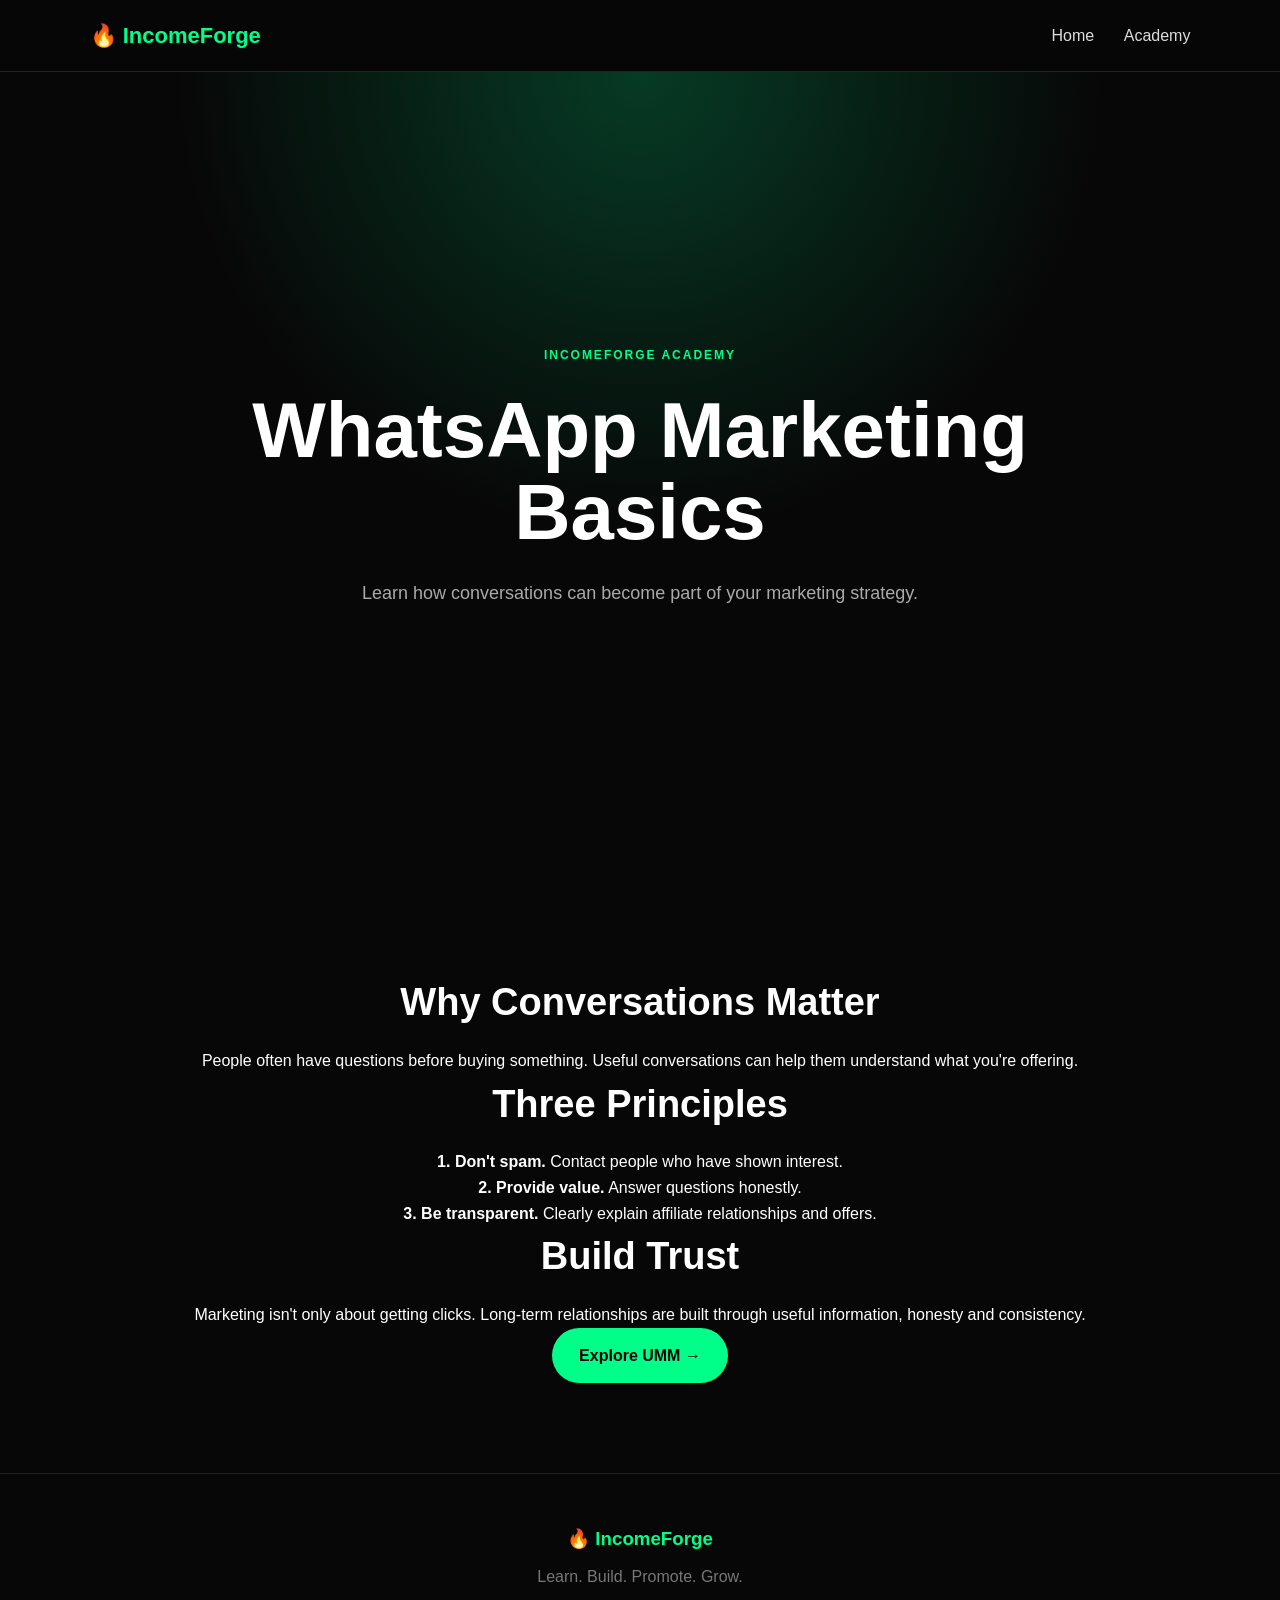
<file: tutorials/whatsapp-marketing.html>
<!DOCTYPE html>
<html lang="en">
<head>
<meta charset="UTF-8">
<meta name="viewport" content="width=device-width, initial-scale=1.0">
<title>WhatsApp Marketing | IncomeForge</title>
<link rel="stylesheet" href="../style.css">
</head>

<body>

<header>
<div class="logo">🔥 IncomeForge</div>
<nav>
<a href="../index.html">Home</a>
<a href="../tutorials.html">Academy</a>
</nav>
</header>

<section class="hero">
<span class="badge">INCOMEFORGE ACADEMY</span>
<h1>WhatsApp Marketing Basics</h1>
<p>Learn how conversations can become part of your marketing strategy.</p>
</section>

<section>
<article class="tutorial">

<h2>Why Conversations Matter</h2>

<p>
People often have questions before buying something.
Useful conversations can help them understand what you're offering.
</p>

<h2>Three Principles</h2>

<p><strong>1. Don't spam.</strong> Contact people who have shown interest.</p>

<p><strong>2. Provide value.</strong> Answer questions honestly.</p>

<p><strong>3. Be transparent.</strong> Clearly explain affiliate relationships and offers.</p>

<h2>Build Trust</h2>

<p>
Marketing isn't only about getting clicks. Long-term relationships
are built through useful information, honesty and consistency.
</p>

<a class="btn primary"
href="https://digitstem.com/t/MWNUTkhpS3UwZTFNSjdWaDV2ZEgwdz09-NDc5NDE5"
target="_blank">
Explore UMM →
</a>

</article>
</section>

<footer>
<h3>🔥 IncomeForge</h3>
<p>Learn. Build. Promote. Grow.</p>
</footer>

</body>
</html>
</file>
<file: style.css>
* {
  box-sizing: border-box;
  margin: 0;
  padding: 0;
}

html {
  scroll-behavior: smooth;
}

body {
  font-family: Arial, sans-serif;
  background: #070707;
  color: #fff;
  line-height: 1.6;
}

header {
  position: sticky;
  top: 0;
  z-index: 100;
  display: flex;
  justify-content: space-between;
  align-items: center;
  padding: 18px 7%;
  background: rgba(7, 7, 7, 0.95);
  border-bottom: 1px solid #222;
}

.logo {
  font-size: 22px;
  font-weight: bold;
  color: #00ff88;
}

nav a {
  color: #ddd;
  text-decoration: none;
  margin-left: 25px;
}

nav a:hover {
  color: #00ff88;
}

section {
  padding: 90px 7%;
  text-align: center;
}

.hero {
  min-height: 90vh;
  display: flex;
  flex-direction: column;
  justify-content: center;
  align-items: center;
  background:
    radial-gradient(circle at top, #063b25, transparent 45%),
    #070707;
}

.badge {
  color: #00ff88;
  font-size: 12px;
  font-weight: bold;
  letter-spacing: 2px;
}

.hero h1 {
  max-width: 900px;
  margin: 25px 0;
  font-size: clamp(42px, 7vw, 78px);
  line-height: 1.05;
}

.hero p {
  max-width: 680px;
  color: #aaa;
  font-size: 18px;
}

.buttons {
  display: flex;
  gap: 15px;
  flex-wrap: wrap;
  justify-content: center;
  margin-top: 35px;
}

.btn {
  display: inline-block;
  padding: 15px 27px;
  border-radius: 30px;
  text-decoration: none;
  font-weight: bold;
  transition: 0.3s;
}

.primary {
  background: #00ff88;
  color: #000;
}

.primary:hover {
  transform: translateY(-3px);
  box-shadow: 0 10px 30px rgba(0, 255, 136, 0.25);
}

.secondary {
  border: 1px solid #444;
  color: #fff;
}

.secondary:hover {
  border-color: #00ff88;
}

h2 {
  font-size: 38px;
  margin-bottom: 15px;
}

.section-text {
  max-width: 650px;
  margin: auto;
  color: #aaa;
}

.cards {
  display: flex;
  justify-content: center;
  gap: 22px;
  flex-wrap: wrap;
  margin-top: 45px;
}

.card {
  width: 280px;
  padding: 35px 25px;
  background: #111;
  border: 1px solid #222;
  border-radius: 18px;
  transition: 0.3s;
}

.card:hover {
  transform: translateY(-8px);
  border-color: #00ff88;
}

.card span {
  font-size: 40px;
}

.card h3 {
  margin: 15px 0 8px;
}

.card p {
  color: #999;
}

.offer {
  background: #0d0d0d;
}

.offer > p {
  max-width: 700px;
  margin: 20px auto;
  color: #aaa;
}

.offer-box {
  max-width: 500px;
  margin: 35px auto;
  padding: 25px;
  text-align: left;
  background: #151515;
  border-radius: 15px;
}

.offer-box p {
  margin: 8px 0;
  color: #ccc;
}

.disclaimer {
  font-size: 12px;
  color: #666 !important;
  margin-top: 25px !important;
}

.quote {
  max-width: 700px;
  margin: 35px auto 0;
  padding: 30px;
  background: #101010;
  border-left: 3px solid #00ff88;
  border-radius: 10px;
}

.quote p {
  color: #bbb;
  font-style: italic;
}

details {
  max-width: 700px;
  margin: 15px auto;
  padding: 20px;
  background: #111;
  border: 1px solid #222;
  border-radius: 12px;
  text-align: left;
}

summary {
  cursor: pointer;
  font-weight: bold;
}

details p {
  margin-top: 12px;
  color: #999;
}

footer {
  padding: 50px 20px;
  text-align: center;
  border-top: 1px solid #222;
  color: #777;
}

footer h3 {
  color: #00ff88;
  margin-bottom: 10px;
}

.whatsapp {
  position: fixed;
  right: 20px;
  bottom: 20px;
  width: 58px;
  height: 58px;
  display: flex;
  align-items: center;
  justify-content: center;
  background: #25d366;
.tutorial {
  max-width: 800px;
  margin: auto;
  text-align: left;
}

.tutorial h2 {
  margin-top: 35px;
}

.tutorial p {
  margin: 15px 0;
  color: #bbb;
}

.tutorial .quote {
  margin: 25px 0;
}
</file>
